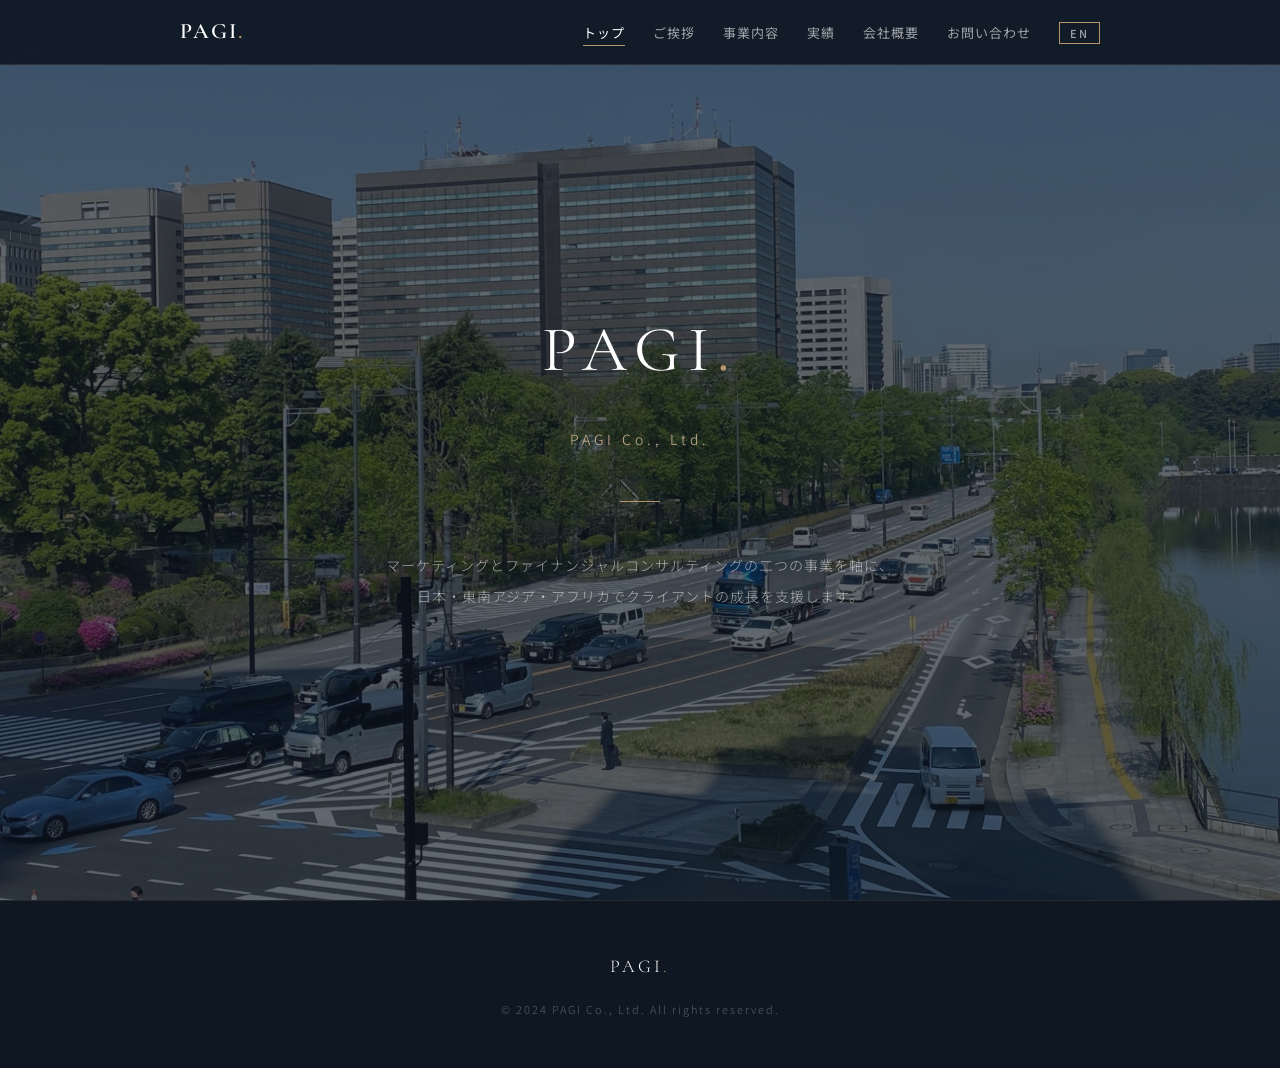
<file: index.html>
<!DOCTYPE html>
<html lang="ja">
<head>
<meta charset="UTF-8">
<meta name="viewport" content="width=device-width, initial-scale=1.0">
<meta name="robots" content="noindex, nofollow">
<title>株式会社パギ｜PAGI Co., Ltd.</title>
<link rel="stylesheet" href="style.css">
</head>
<body>

<nav class="nav-dark">
  <div class="nav-inner">
    <a href="index.html" class="logo">PAGI<span>.</span></a>
    <ul class="nav-links">
      <li><a href="index.html" class="active">トップ</a></li>
      <li><a href="message.html">ご挨拶</a></li>
      <li><a href="services.html">事業内容</a></li>
      <li><a href="track.html">実績</a></li>
      <li><a href="company.html">会社概要</a></li>
      <li><a href="contact.html">お問い合わせ</a></li>
      <li><a href="index-en.html" class="lang-switch">EN</a></li>
    </ul>
  </div>
</nav>

<section class="hero">
  <div class="hero-content">
    <h1>PAGI<span>.</span></h1>
    <p class="hero-tagline">PAGI Co., Ltd.</p>
    <div class="hero-line"></div>
    <p class="hero-desc">
      マーケティングとファイナンシャルコンサルティングの二つの事業を軸に、<br>
      日本・東南アジア・アフリカでクライアントの成長を支援します。
    </p>
  </div>
</section>

<footer>
  <p class="footer-logo">PAGI<span style="color: var(--gold);">.</span></p>
  <p class="footer-copy">&copy; 2024 PAGI Co., Ltd. All rights reserved.</p>
</footer>

</body>
</html>
</file>
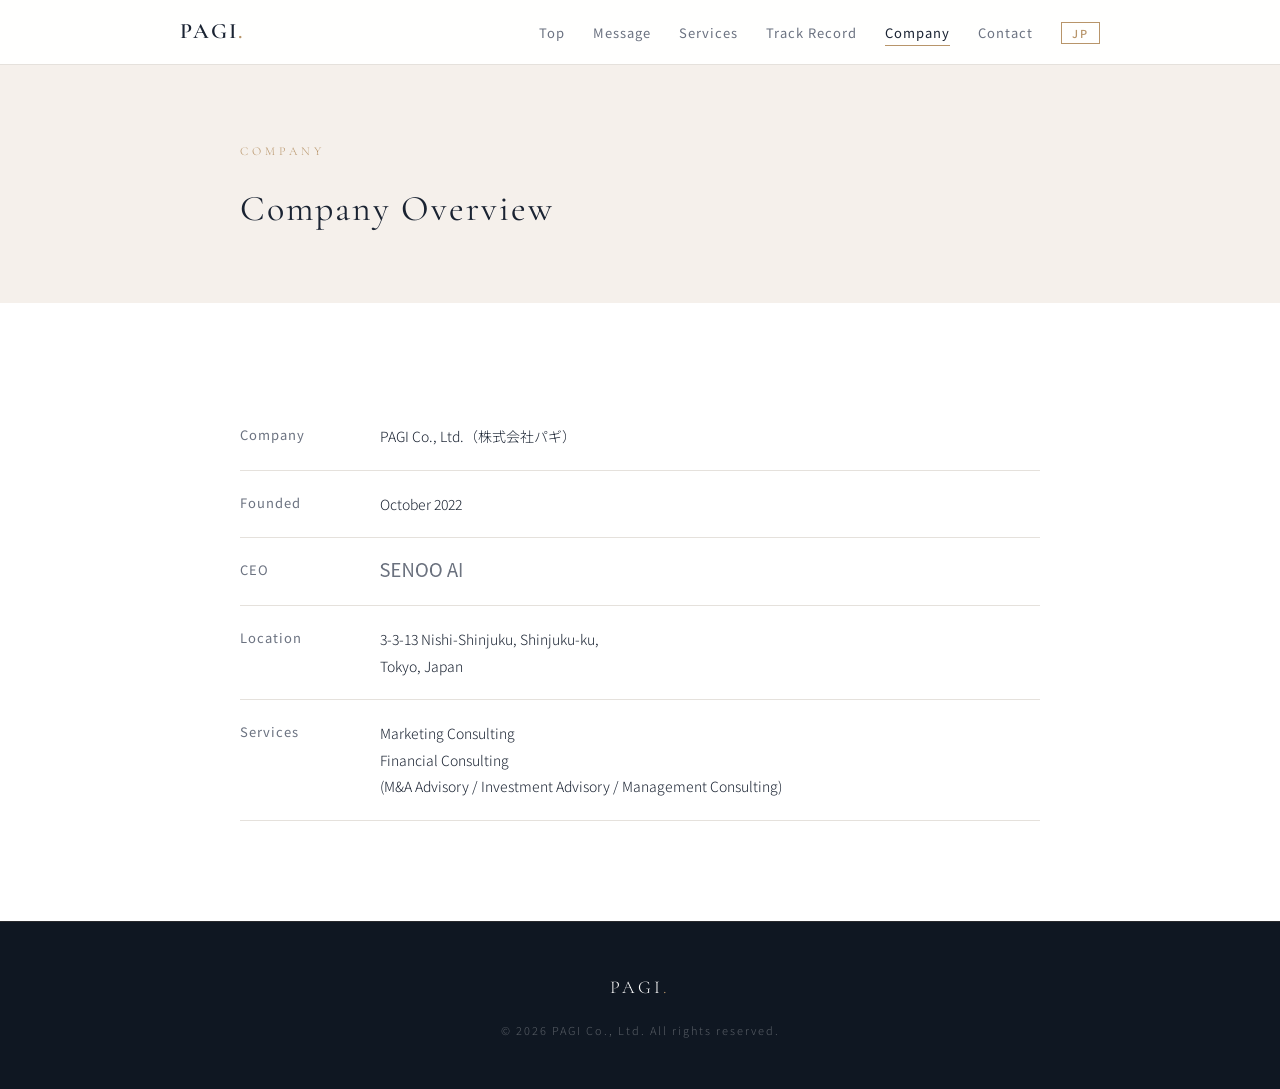
<file: company-en.html>
<!DOCTYPE html>
<html lang="en">
<head>
<meta charset="UTF-8">
<meta name="viewport" content="width=device-width, initial-scale=1.0">
<meta name="robots" content="noindex, nofollow">
<title>Company｜PAGI Co., Ltd.</title>
<link rel="stylesheet" href="style.css">
</head>
<body>

<nav>
  <div class="nav-inner">
    <a href="index-en.html" class="logo">PAGI<span>.</span></a>
    <ul class="nav-links">
      <li><a href="index-en.html">Top</a></li>
      <li><a href="message-en.html">Message</a></li>
      <li><a href="services-en.html">Services</a></li>
      <li><a href="track-en.html">Track Record</a></li>
      <li><a href="company-en.html" class="active">Company</a></li>
      <li><a href="contact-en.html">Contact</a></li>
      <li><a href="company.html" class="lang-switch">JP</a></li>
    </ul>
  </div>
</nav>

<div class="page-header">
  <div class="section-inner">
    <p class="section-label">Company</p>
    <h2 class="section-title" style="margin-bottom: 0;">Company Overview</h2>
  </div>
</div>

<section>
  <div class="section-inner fade-in">
    <table class="company-table">
      <tr>
        <th>Company</th>
        <td>PAGI Co., Ltd.（株式会社パギ）</td>
      </tr>
      <tr>
        <th>Founded</th>
        <td>October 2022</td>
      </tr>
      <tr>
        <th>CEO</th>
        <td>
          <img src="name-en-sm.png" alt="" class="name-image" style="height: 14px; display: inline-block; filter: brightness(0) saturate(100%) invert(45%) sepia(6%) saturate(825%) hue-rotate(182deg) brightness(95%) contrast(89%);">
        </td>
      </tr>
      <tr>
        <th>Location</th>
        <td>3-3-13 Nishi-Shinjuku, Shinjuku-ku,<br>Tokyo, Japan</td>
      </tr>
      <tr>
        <th>Services</th>
        <td>
          Marketing Consulting<br>
          Financial Consulting<br>
          (M&amp;A Advisory / Investment Advisory / Management Consulting)
        </td>
      </tr>
    </table>
  </div>
</section>

<footer>
  <p class="footer-logo">PAGI<span style="color: var(--gold);">.</span></p>
  <p class="footer-copy">&copy; 2026 PAGI Co., Ltd. All rights reserved.</p>
</footer>

<script>
  const observer = new IntersectionObserver((entries) => {
    entries.forEach(entry => { if (entry.isIntersecting) entry.target.classList.add('visible'); });
  }, { threshold: 0.15 });
  document.querySelectorAll('.fade-in').forEach(el => observer.observe(el));
</script>

</body>
</html>
</file>
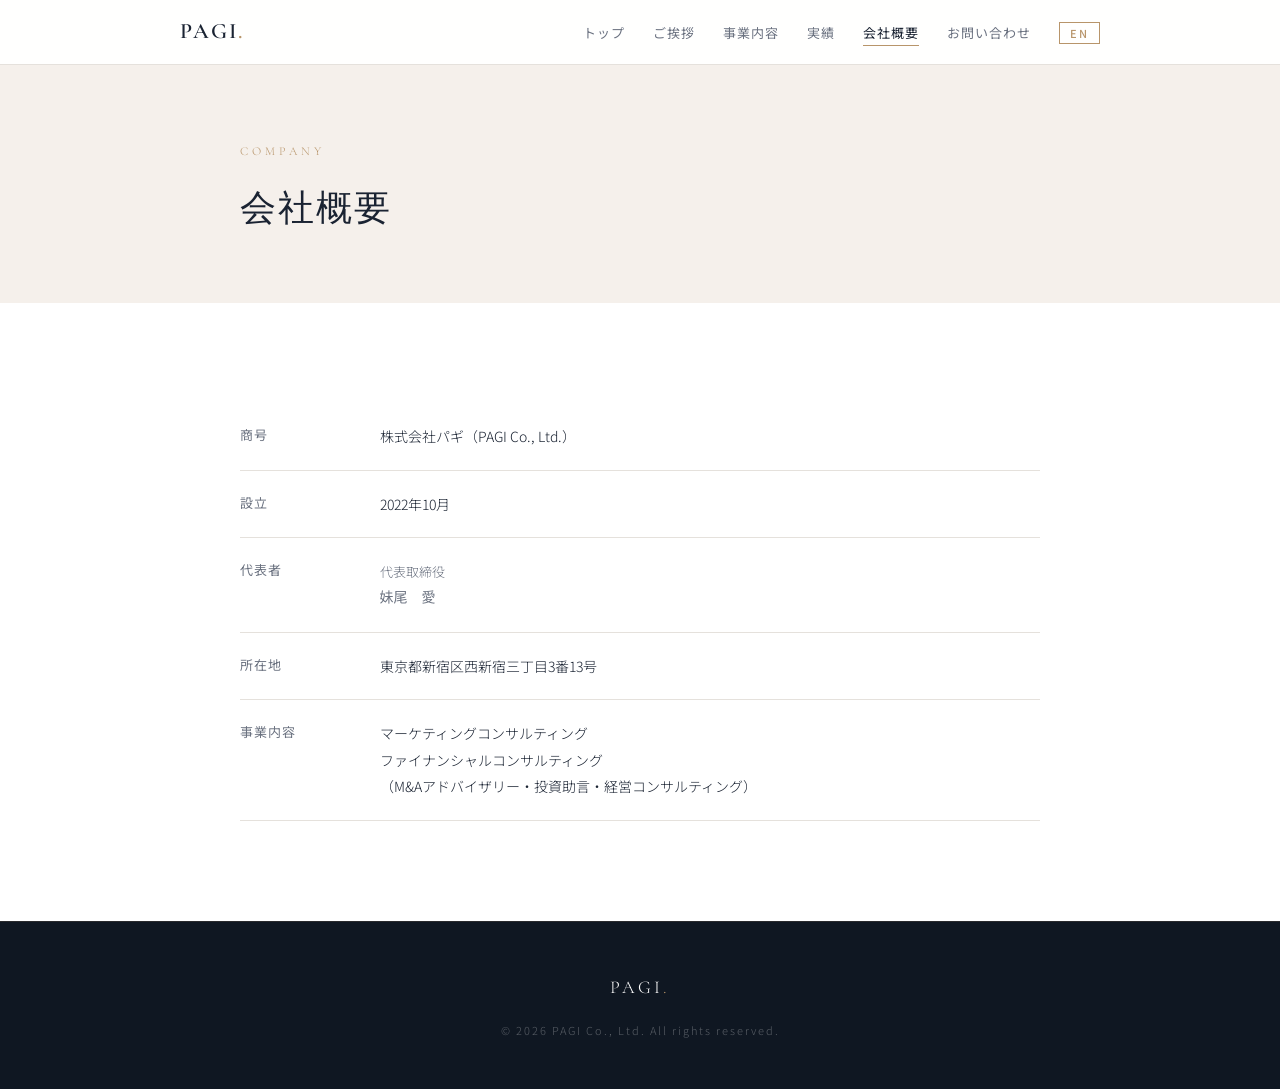
<file: company.html>
<!DOCTYPE html>
<html lang="ja">
<head>
<meta charset="UTF-8">
<meta name="viewport" content="width=device-width, initial-scale=1.0">
<meta name="robots" content="noindex, nofollow">
<title>会社概要｜株式会社パギ</title>
<link rel="stylesheet" href="style.css">
</head>
<body>

<nav>
  <div class="nav-inner">
    <a href="index.html" class="logo">PAGI<span>.</span></a>
    <ul class="nav-links">
      <li><a href="index.html">トップ</a></li>
      <li><a href="message.html">ご挨拶</a></li>
      <li><a href="services.html">事業内容</a></li>
      <li><a href="track.html">実績</a></li>
      <li><a href="company.html" class="active">会社概要</a></li>
      <li><a href="contact.html">お問い合わせ</a></li>
      <li><a href="company-en.html" class="lang-switch">EN</a></li>
    </ul>
  </div>
</nav>

<div class="page-header">
  <div class="section-inner">
    <p class="section-label">Company</p>
    <h2 class="section-title" style="margin-bottom: 0;">会社概要</h2>
  </div>
</div>

<section>
  <div class="section-inner fade-in">
    <table class="company-table">
      <tr>
        <th>商号</th>
        <td>株式会社パギ（PAGI Co., Ltd.）</td>
      </tr>
      <tr>
        <th>設立</th>
        <td>2022年10月</td>
      </tr>
      <tr>
        <th>代表者</th>
        <td>
          <span style="font-size:13px; color:#6b7280;">代表取締役</span><br>
          <img src="name-jp-sm.png" alt="" class="name-image" style="height: 14px; display: inline-block;">
        </td>
      </tr>
      <tr>
        <th>所在地</th>
        <td>東京都新宿区西新宿三丁目3番13号</td>
      </tr>
      <tr>
        <th>事業内容</th>
        <td>
          マーケティングコンサルティング<br>
          ファイナンシャルコンサルティング<br>
          （M&amp;Aアドバイザリー・投資助言・経営コンサルティング）
        </td>
      </tr>
    </table>
  </div>
</section>

<footer>
  <p class="footer-logo">PAGI<span style="color: var(--gold);">.</span></p>
  <p class="footer-copy">&copy; 2026 PAGI Co., Ltd. All rights reserved.</p>
</footer>

<script>
  const observer = new IntersectionObserver((entries) => {
    entries.forEach(entry => { if (entry.isIntersecting) entry.target.classList.add('visible'); });
  }, { threshold: 0.15 });
  document.querySelectorAll('.fade-in').forEach(el => observer.observe(el));
</script>

</body>
</html>
</file>
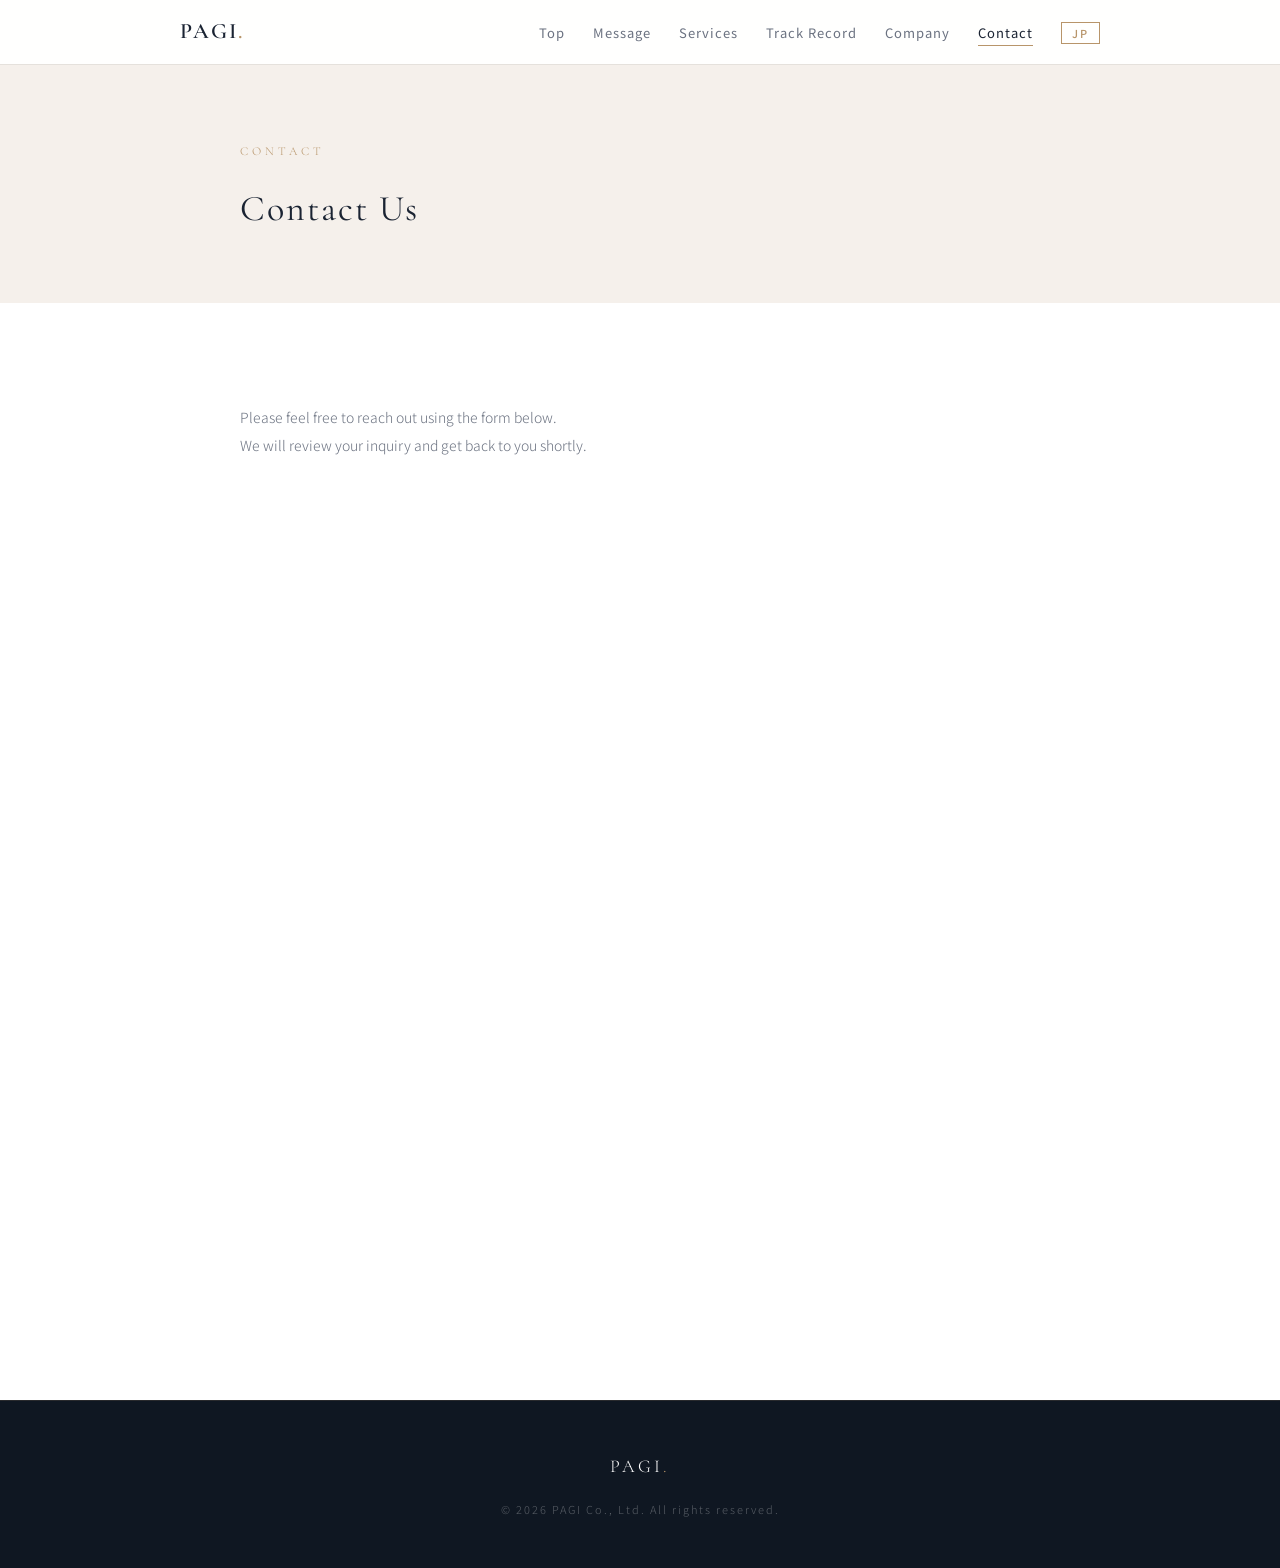
<file: contact-en.html>
<!DOCTYPE html>
<html lang="en">
<head>
<meta charset="UTF-8">
<meta name="viewport" content="width=device-width, initial-scale=1.0">
<meta name="robots" content="noindex, nofollow">
<title>Contact｜PAGI Co., Ltd.</title>
<link rel="stylesheet" href="style.css">
</head>
<body>

<nav>
  <div class="nav-inner">
    <a href="index-en.html" class="logo">PAGI<span>.</span></a>
    <ul class="nav-links">
      <li><a href="index-en.html">Top</a></li>
      <li><a href="message-en.html">Message</a></li>
      <li><a href="services-en.html">Services</a></li>
      <li><a href="track-en.html">Track Record</a></li>
      <li><a href="company-en.html">Company</a></li>
      <li><a href="contact-en.html" class="active">Contact</a></li>
      <li><a href="contact.html" class="lang-switch">JP</a></li>
    </ul>
  </div>
</nav>

<div class="page-header">
  <div class="section-inner">
    <p class="section-label">Contact</p>
    <h2 class="section-title" style="margin-bottom: 0;">Contact Us</h2>
  </div>
</div>

<section>
  <div class="section-inner fade-in">
    <p style="color: #6b7280; font-size: 14px; margin-bottom: 32px; line-height: 2;">
      Please feel free to reach out using the form below.<br>
      We will review your inquiry and get back to you shortly.
    </p>
    <iframe
      src="https://docs.google.com/forms/d/e/1FAIpQLSdGvZlGh86PtypISXfMTXlxbX6nZwMUJRC16Iig1Fhr4rhUMg/viewform?embedded=true"
      width="100%"
      height="800"
      frameborder="0"
      marginheight="0"
      marginwidth="0"
      style="border: none; max-width: 100%;">
      Loading…
    </iframe>
  </div>
</section>

<footer>
  <p class="footer-logo">PAGI<span style="color: var(--gold);">.</span></p>
  <p class="footer-copy">&copy; 2026 PAGI Co., Ltd. All rights reserved.</p>
</footer>

<script>
  const observer = new IntersectionObserver((entries) => {
    entries.forEach(entry => { if (entry.isIntersecting) entry.target.classList.add('visible'); });
  }, { threshold: 0.15 });
  document.querySelectorAll('.fade-in').forEach(el => observer.observe(el));
</script>

</body>
</html>
</file>
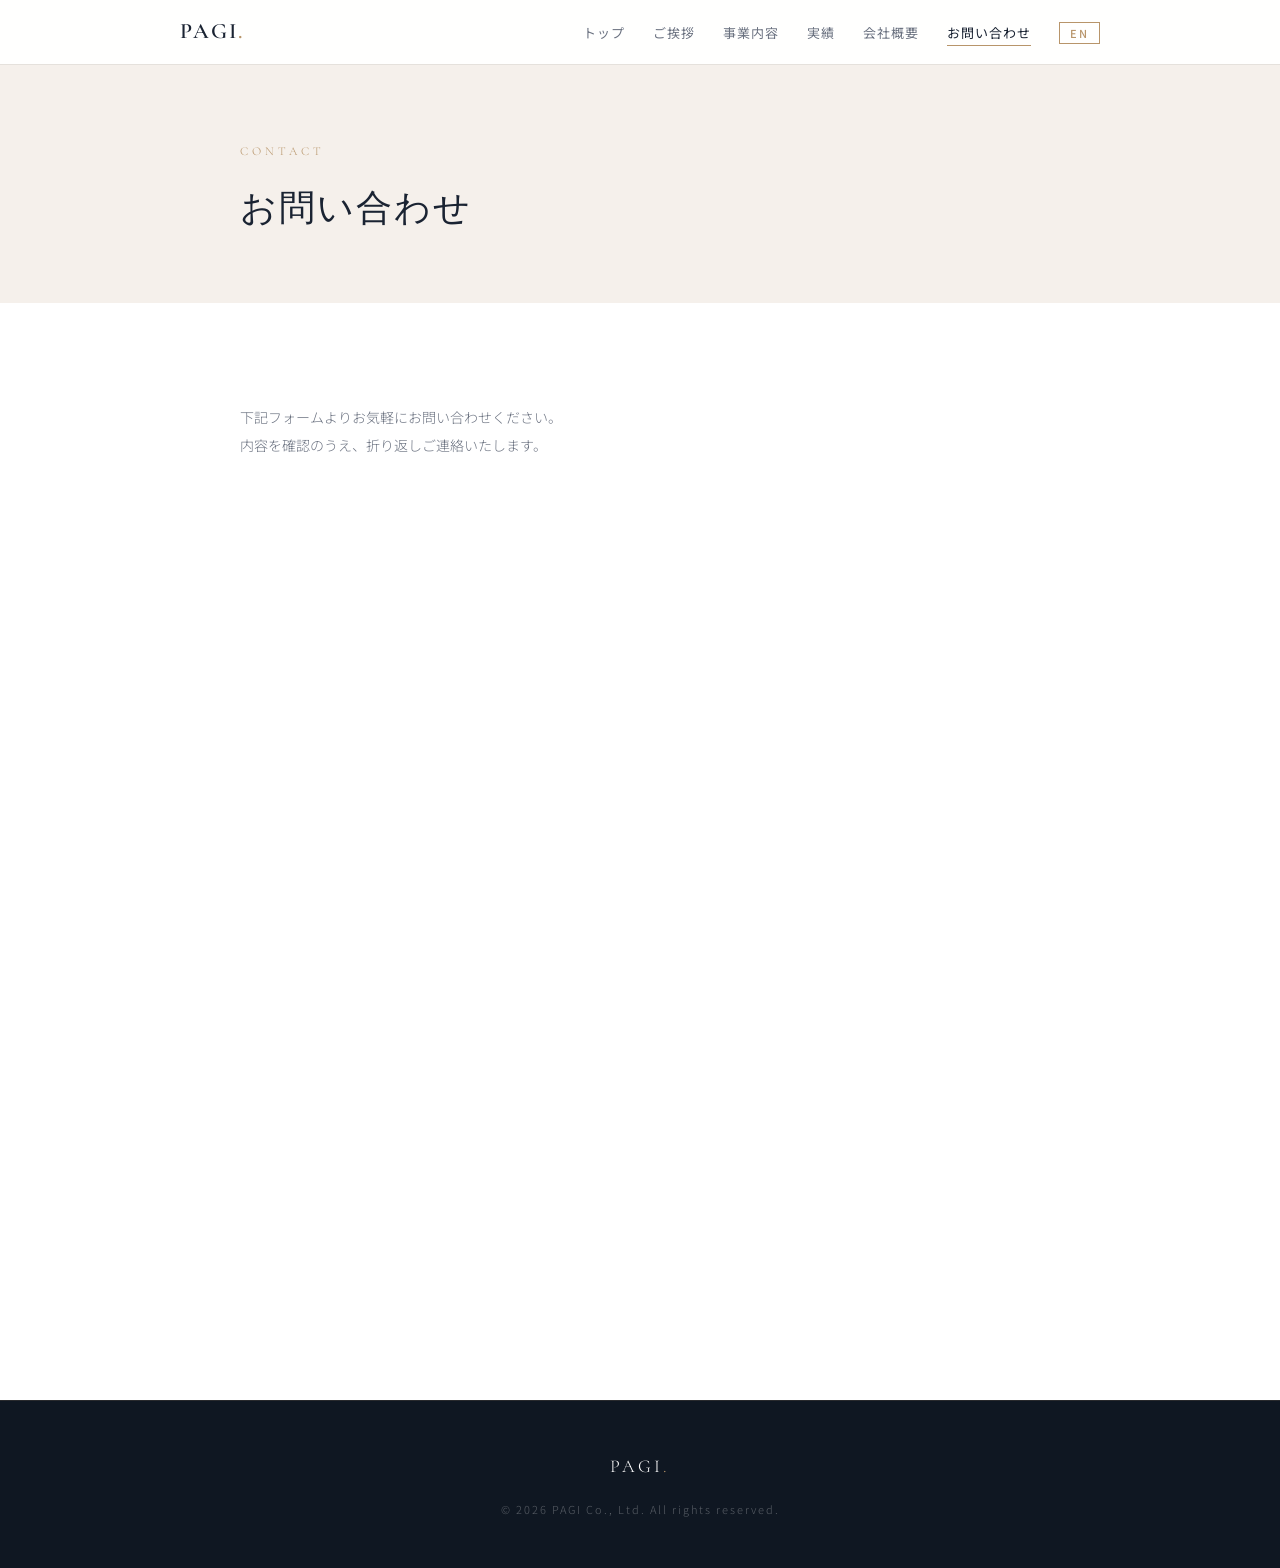
<file: contact.html>
<!DOCTYPE html>
<html lang="ja">
<head>
<meta charset="UTF-8">
<meta name="viewport" content="width=device-width, initial-scale=1.0">
<meta name="robots" content="noindex, nofollow">
<title>お問い合わせ｜株式会社パギ</title>
<link rel="stylesheet" href="style.css">
</head>
<body>

<nav>
  <div class="nav-inner">
    <a href="index.html" class="logo">PAGI<span>.</span></a>
    <ul class="nav-links">
      <li><a href="index.html">トップ</a></li>
      <li><a href="message.html">ご挨拶</a></li>
      <li><a href="services.html">事業内容</a></li>
      <li><a href="track.html">実績</a></li>
      <li><a href="company.html">会社概要</a></li>
      <li><a href="contact.html" class="active">お問い合わせ</a></li>
      <li><a href="contact-en.html" class="lang-switch">EN</a></li>
    </ul>
  </div>
</nav>

<div class="page-header">
  <div class="section-inner">
    <p class="section-label">Contact</p>
    <h2 class="section-title" style="margin-bottom: 0;">お問い合わせ</h2>
  </div>
</div>

<section>
  <div class="section-inner fade-in">
    <p style="color: #6b7280; font-size: 14px; margin-bottom: 32px; line-height: 2;">
      下記フォームよりお気軽にお問い合わせください。<br>
      内容を確認のうえ、折り返しご連絡いたします。
    </p>
    <iframe
      src="https://docs.google.com/forms/d/e/1FAIpQLSdGvZlGh86PtypISXfMTXlxbX6nZwMUJRC16Iig1Fhr4rhUMg/viewform?embedded=true"
      width="100%"
      height="800"
      frameborder="0"
      marginheight="0"
      marginwidth="0"
      style="border: none; max-width: 100%;">
      読み込んでいます…
    </iframe>
  </div>
</section>

<footer>
  <p class="footer-logo">PAGI<span style="color: var(--gold);">.</span></p>
  <p class="footer-copy">&copy; 2026 PAGI Co., Ltd. All rights reserved.</p>
</footer>

<script>
  const observer = new IntersectionObserver((entries) => {
    entries.forEach(entry => { if (entry.isIntersecting) entry.target.classList.add('visible'); });
  }, { threshold: 0.15 });
  document.querySelectorAll('.fade-in').forEach(el => observer.observe(el));
</script>

</body>
</html>
</file>
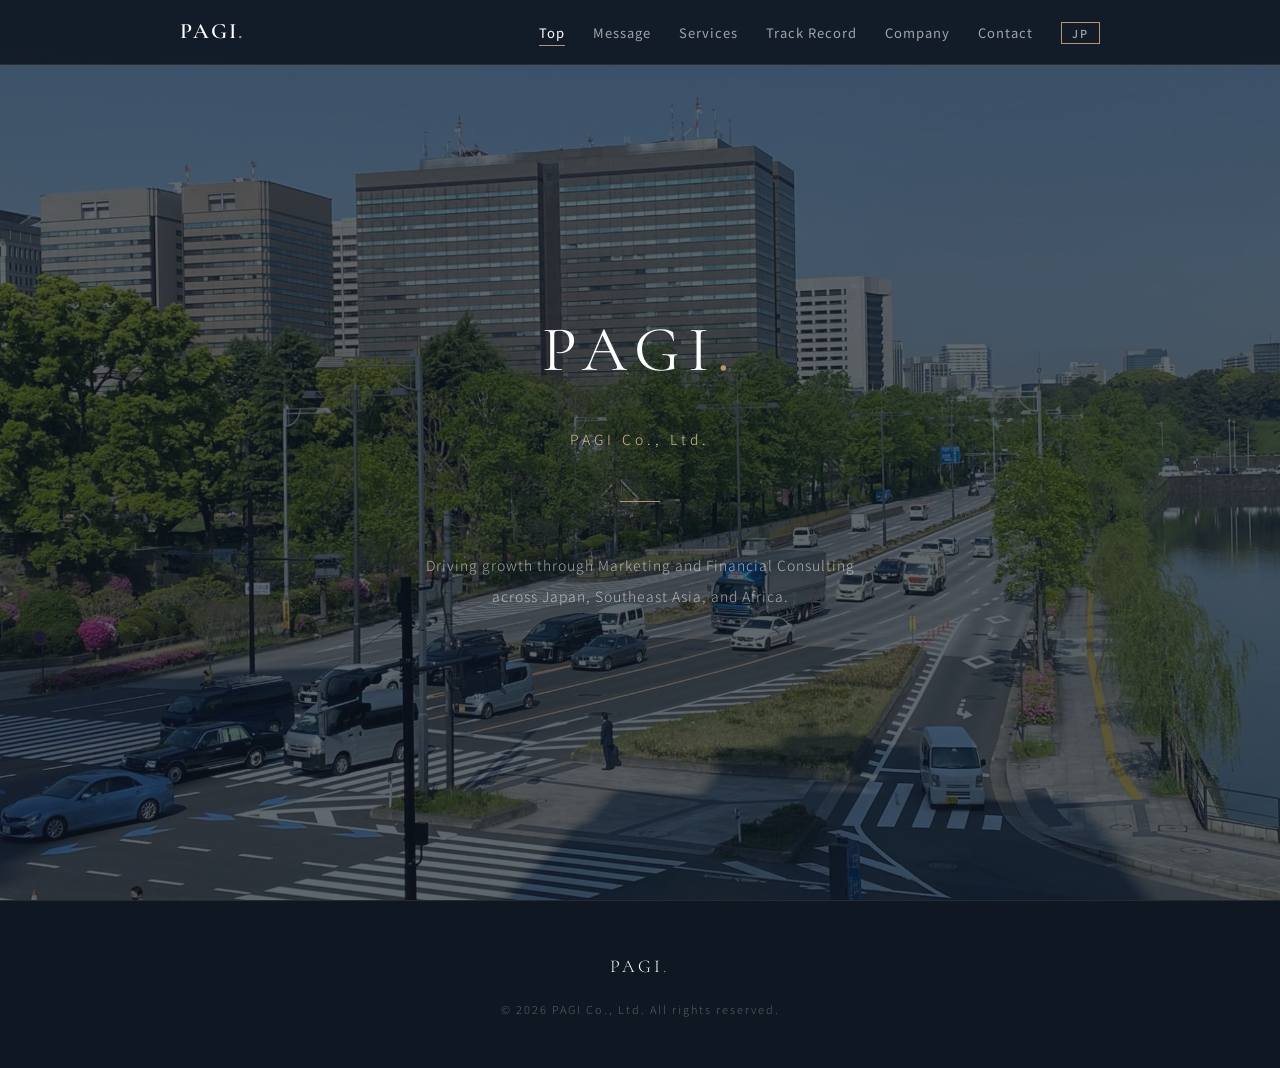
<file: index-en.html>
<!DOCTYPE html>
<html lang="en">
<head>
<meta charset="UTF-8">
<meta name="viewport" content="width=device-width, initial-scale=1.0">
<meta name="robots" content="noindex, nofollow">
<title>PAGI Co., Ltd.</title>
<link rel="stylesheet" href="style.css">
</head>
<body>

<nav class="nav-dark">
  <div class="nav-inner">
    <a href="index-en.html" class="logo">PAGI<span>.</span></a>
    <ul class="nav-links">
      <li><a href="index-en.html" class="active">Top</a></li>
      <li><a href="message-en.html">Message</a></li>
      <li><a href="services-en.html">Services</a></li>
      <li><a href="track-en.html">Track Record</a></li>
      <li><a href="company-en.html">Company</a></li>
      <li><a href="contact-en.html">Contact</a></li>
      <li><a href="index.html" class="lang-switch">JP</a></li>
    </ul>
  </div>
</nav>

<section class="hero">
  <div class="hero-content">
    <h1>PAGI<span>.</span></h1>
    <p class="hero-tagline">PAGI Co., Ltd.</p>
    <div class="hero-line"></div>
    <p class="hero-desc">
      Driving growth through Marketing and Financial Consulting<br>
      across Japan, Southeast Asia, and Africa.
    </p>
  </div>
</section>

<footer>
  <p class="footer-logo">PAGI<span style="color: var(--gold);">.</span></p>
  <p class="footer-copy">&copy; 2026 PAGI Co., Ltd. All rights reserved.</p>
</footer>

</body>
</html>
</file>
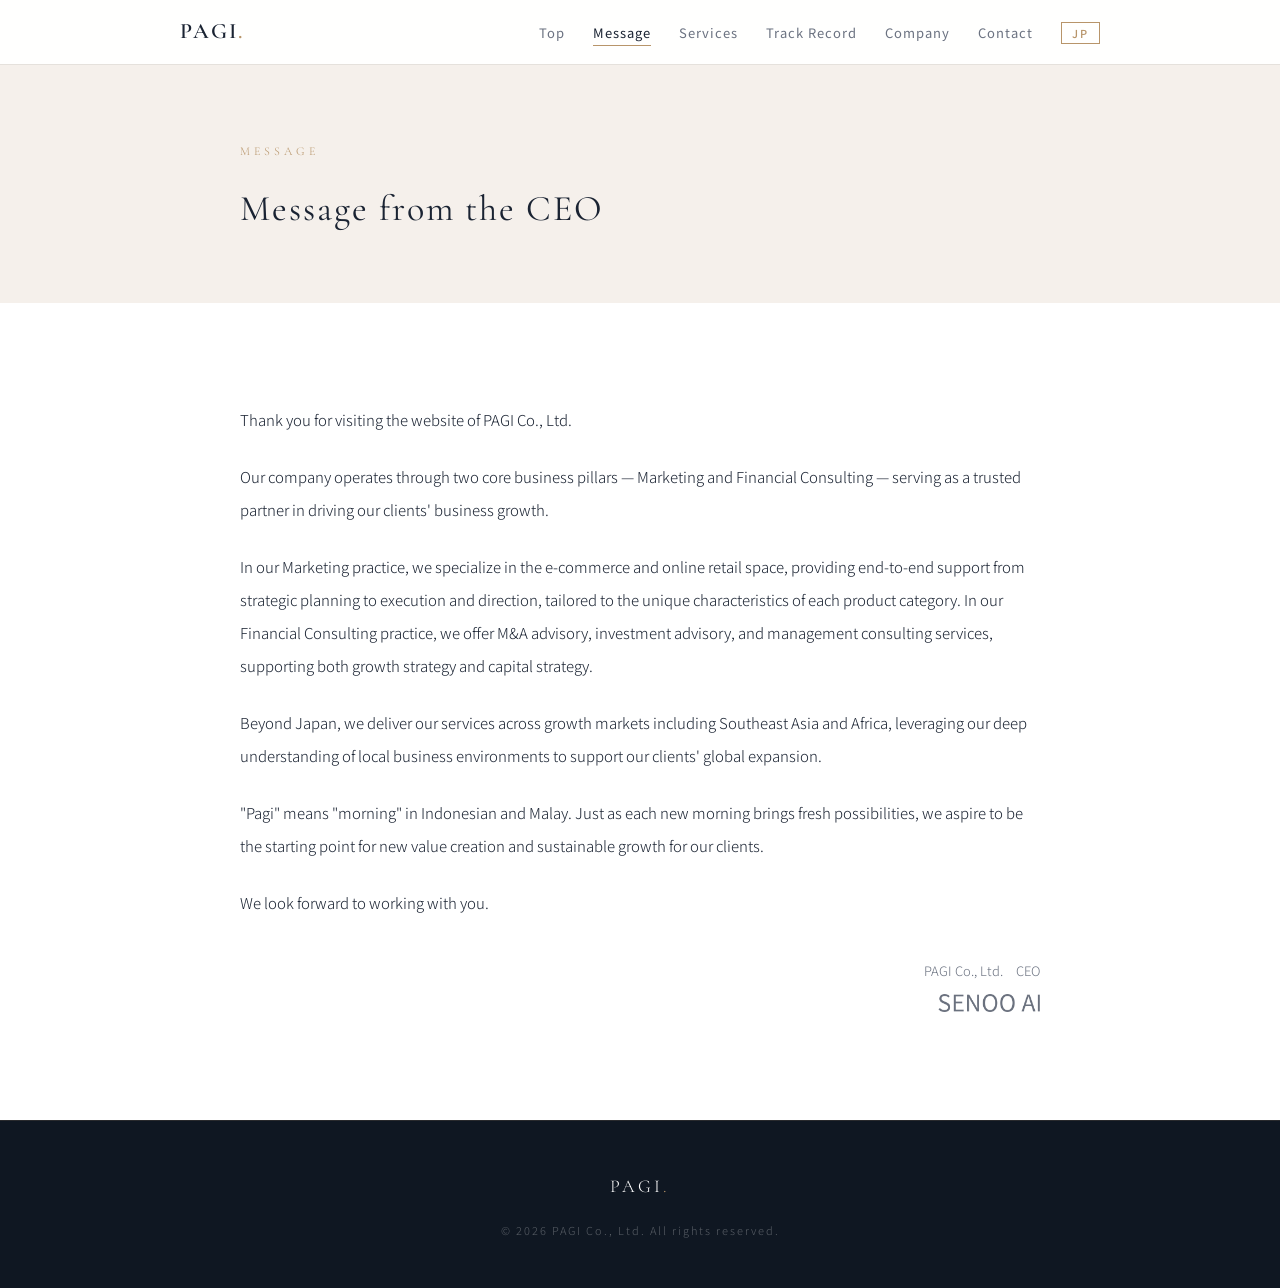
<file: message-en.html>
<!DOCTYPE html>
<html lang="en">
<head>
<meta charset="UTF-8">
<meta name="viewport" content="width=device-width, initial-scale=1.0">
<meta name="robots" content="noindex, nofollow">
<title>Message｜PAGI Co., Ltd.</title>
<link rel="stylesheet" href="style.css">
</head>
<body>

<nav>
  <div class="nav-inner">
    <a href="index-en.html" class="logo">PAGI<span>.</span></a>
    <ul class="nav-links">
      <li><a href="index-en.html">Top</a></li>
      <li><a href="message-en.html" class="active">Message</a></li>
      <li><a href="services-en.html">Services</a></li>
      <li><a href="track-en.html">Track Record</a></li>
      <li><a href="company-en.html">Company</a></li>
      <li><a href="contact-en.html">Contact</a></li>
      <li><a href="message.html" class="lang-switch">JP</a></li>
    </ul>
  </div>
</nav>

<div class="page-header">
  <div class="section-inner">
    <p class="section-label">Message</p>
    <h2 class="section-title" style="margin-bottom: 0;">Message from the CEO</h2>
  </div>
</div>

<section>
  <div class="section-inner fade-in">
    <div class="message-text">
      <p>
        Thank you for visiting the website of PAGI Co., Ltd.
      </p>
      <p>
        Our company operates through two core business pillars — Marketing and Financial Consulting —
        serving as a trusted partner in driving our clients' business growth.
      </p>
      <p>
        In our Marketing practice, we specialize in the e-commerce and online retail space,
        providing end-to-end support from strategic planning to execution and direction,
        tailored to the unique characteristics of each product category.
        In our Financial Consulting practice, we offer M&amp;A advisory, investment advisory,
        and management consulting services, supporting both growth strategy and capital strategy.
      </p>
      <p>
        Beyond Japan, we deliver our services across growth markets including Southeast Asia and Africa,
        leveraging our deep understanding of local business environments
        to support our clients' global expansion.
      </p>
      <p>
        "Pagi" means "morning" in Indonesian and Malay.
        Just as each new morning brings fresh possibilities,
        we aspire to be the starting point for new value creation
        and sustainable growth for our clients.
      </p>
      <p>
        We look forward to working with you.
      </p>
    </div>
    <div class="message-sign">
      <p class="title">PAGI Co., Ltd.&emsp;CEO</p>
      <img src="name-en.png" alt="" class="name-image" style="height: 18px; display: inline-block; filter: brightness(0) saturate(100%) invert(45%) sepia(6%) saturate(825%) hue-rotate(182deg) brightness(95%) contrast(89%);">
    </div>
  </div>
</section>

<footer>
  <p class="footer-logo">PAGI<span style="color: var(--gold);">.</span></p>
  <p class="footer-copy">&copy; 2026 PAGI Co., Ltd. All rights reserved.</p>
</footer>

<script>
  const observer = new IntersectionObserver((entries) => {
    entries.forEach(entry => { if (entry.isIntersecting) entry.target.classList.add('visible'); });
  }, { threshold: 0.15 });
  document.querySelectorAll('.fade-in').forEach(el => observer.observe(el));
</script>

</body>
</html>
</file>
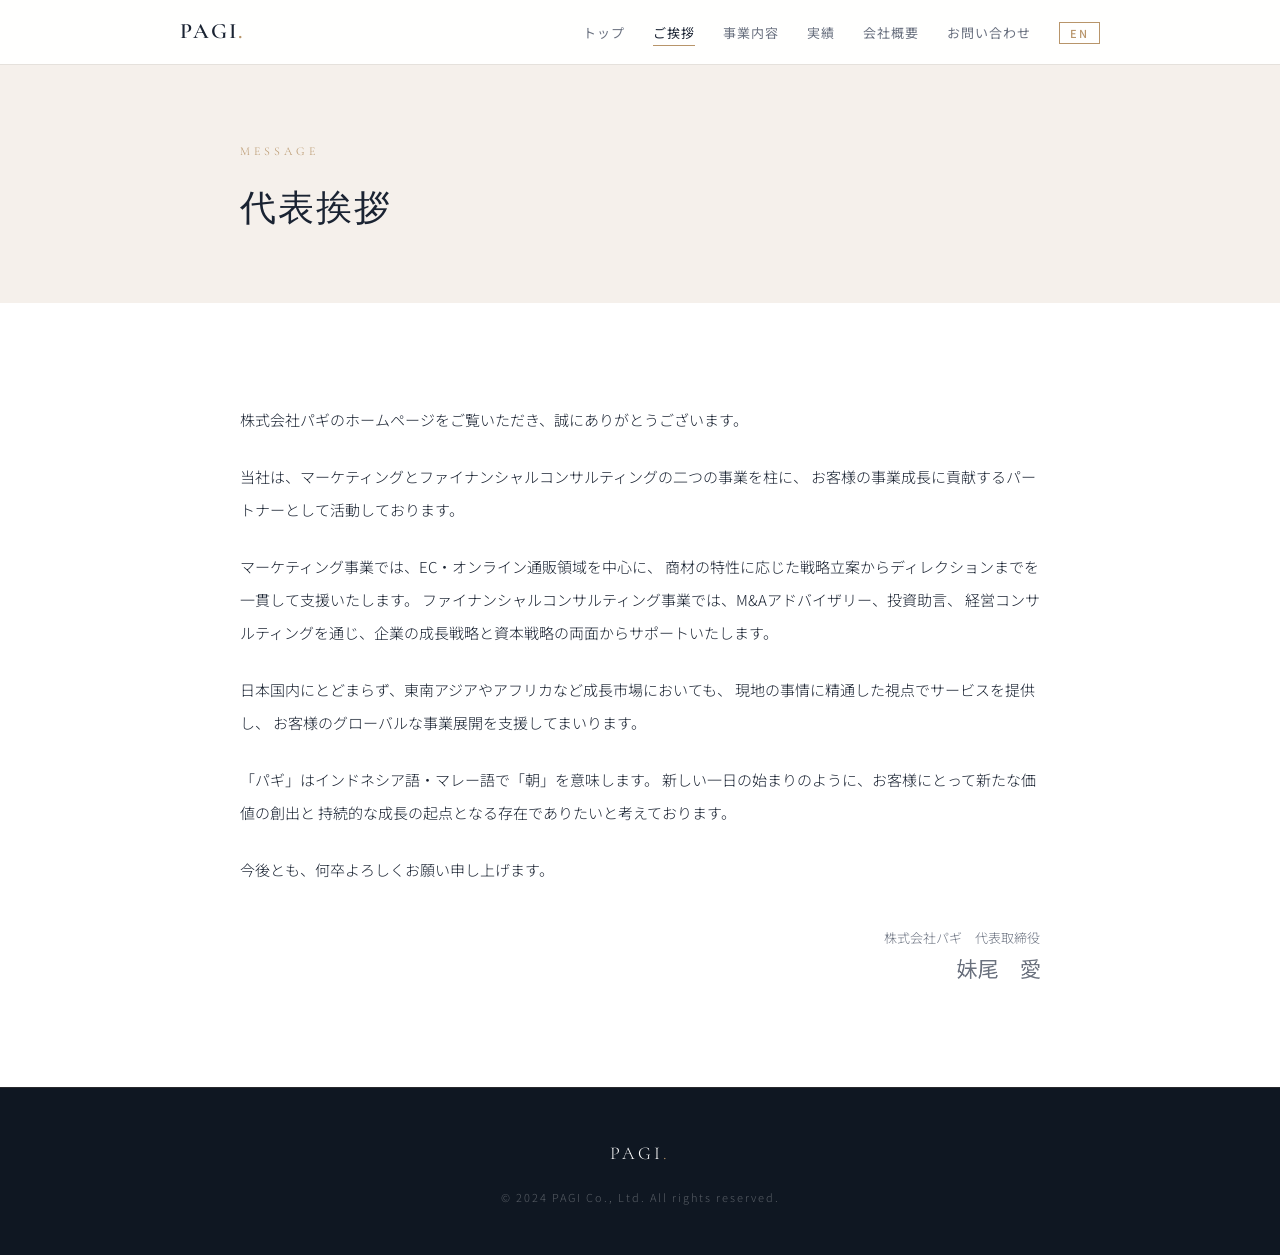
<file: message.html>
<!DOCTYPE html>
<html lang="ja">
<head>
<meta charset="UTF-8">
<meta name="viewport" content="width=device-width, initial-scale=1.0">
<meta name="robots" content="noindex, nofollow">
<title>代表挨拶｜株式会社パギ</title>
<link rel="stylesheet" href="style.css">
</head>
<body>

<nav>
  <div class="nav-inner">
    <a href="index.html" class="logo">PAGI<span>.</span></a>
    <ul class="nav-links">
      <li><a href="index.html">トップ</a></li>
      <li><a href="message.html" class="active">ご挨拶</a></li>
      <li><a href="services.html">事業内容</a></li>
      <li><a href="track.html">実績</a></li>
      <li><a href="company.html">会社概要</a></li>
      <li><a href="contact.html">お問い合わせ</a></li>
      <li><a href="message-en.html" class="lang-switch">EN</a></li>
    </ul>
  </div>
</nav>

<div class="page-header">
  <div class="section-inner">
    <p class="section-label">Message</p>
    <h2 class="section-title" style="margin-bottom: 0;">代表挨拶</h2>
  </div>
</div>

<section>
  <div class="section-inner fade-in">
    <div class="message-text">
      <p>
        株式会社パギのホームページをご覧いただき、誠にありがとうございます。
      </p>
      <p>
        当社は、マーケティングとファイナンシャルコンサルティングの二つの事業を柱に、
        お客様の事業成長に貢献するパートナーとして活動しております。
      </p>
      <p>
        マーケティング事業では、EC・オンライン通販領域を中心に、
        商材の特性に応じた戦略立案からディレクションまでを一貫して支援いたします。
        ファイナンシャルコンサルティング事業では、M&amp;Aアドバイザリー、投資助言、
        経営コンサルティングを通じ、企業の成長戦略と資本戦略の両面からサポートいたします。
      </p>
      <p>
        日本国内にとどまらず、東南アジアやアフリカなど成長市場においても、
        現地の事情に精通した視点でサービスを提供し、
        お客様のグローバルな事業展開を支援してまいります。
      </p>
      <p>
        「パギ」はインドネシア語・マレー語で「朝」を意味します。
        新しい一日の始まりのように、お客様にとって新たな価値の創出と
        持続的な成長の起点となる存在でありたいと考えております。
      </p>
      <p>
        今後とも、何卒よろしくお願い申し上げます。
      </p>
    </div>
    <div class="message-sign">
      <p class="title">株式会社パギ　代表取締役</p>
      <img src="name-jp.png" alt="" class="name-image" style="height: 20px; display: inline-block; filter: brightness(0) saturate(100%) invert(45%) sepia(6%) saturate(825%) hue-rotate(182deg) brightness(95%) contrast(89%);">
    </div>
  </div>
</section>

<footer>
  <p class="footer-logo">PAGI<span style="color: var(--gold);">.</span></p>
  <p class="footer-copy">&copy; 2024 PAGI Co., Ltd. All rights reserved.</p>
</footer>

<script>
  const observer = new IntersectionObserver((entries) => {
    entries.forEach(entry => { if (entry.isIntersecting) entry.target.classList.add('visible'); });
  }, { threshold: 0.15 });
  document.querySelectorAll('.fade-in').forEach(el => observer.observe(el));
</script>

</body>
</html>
</file>
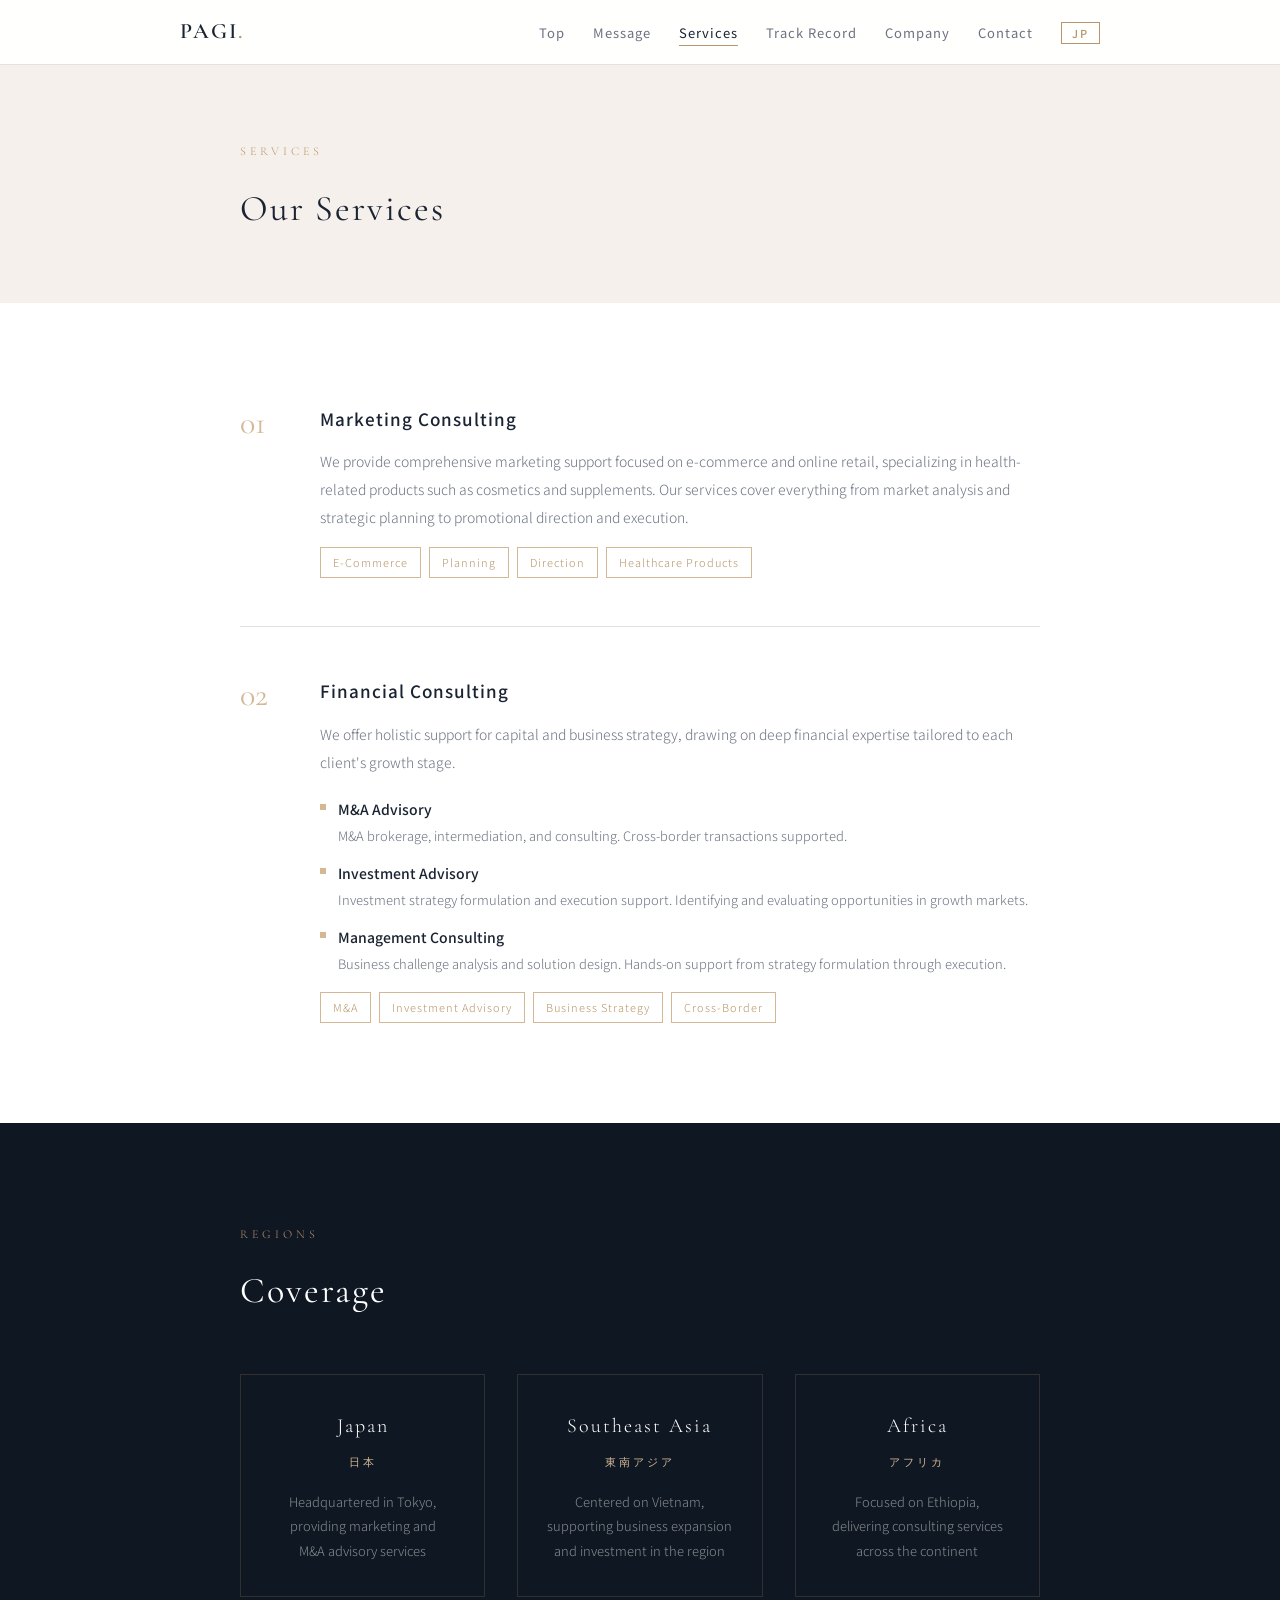
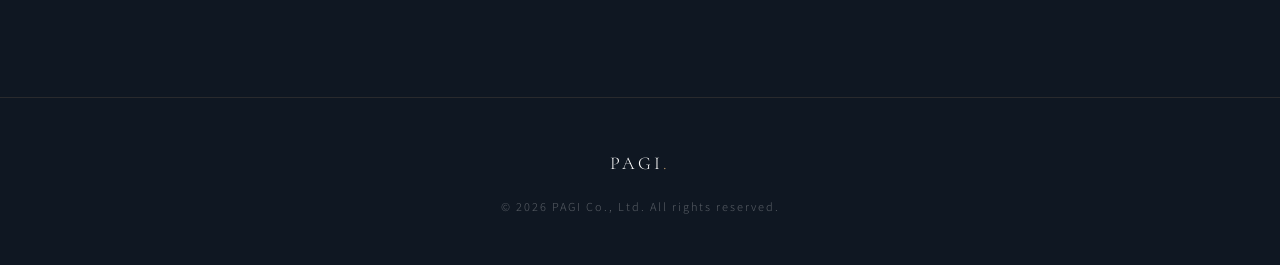
<file: services-en.html>
<!DOCTYPE html>
<html lang="en">
<head>
<meta charset="UTF-8">
<meta name="viewport" content="width=device-width, initial-scale=1.0">
<meta name="robots" content="noindex, nofollow">
<title>Services｜PAGI Co., Ltd.</title>
<link rel="stylesheet" href="style.css">
</head>
<body>

<nav>
  <div class="nav-inner">
    <a href="index-en.html" class="logo">PAGI<span>.</span></a>
    <ul class="nav-links">
      <li><a href="index-en.html">Top</a></li>
      <li><a href="message-en.html">Message</a></li>
      <li><a href="services-en.html" class="active">Services</a></li>
      <li><a href="track-en.html">Track Record</a></li>
      <li><a href="company-en.html">Company</a></li>
      <li><a href="contact-en.html">Contact</a></li>
      <li><a href="services.html" class="lang-switch">JP</a></li>
    </ul>
  </div>
</nav>

<div class="page-header">
  <div class="section-inner">
    <p class="section-label">Services</p>
    <h2 class="section-title" style="margin-bottom: 0;">Our Services</h2>
  </div>
</div>

<section>
  <div class="section-inner fade-in">
    <div class="service-list">

      <div class="service-item">
        <div class="service-number">01</div>
        <div class="service-content">
          <h3>Marketing Consulting</h3>
          <p>
            We provide comprehensive marketing support focused on e-commerce and online retail,
            specializing in health-related products such as cosmetics and supplements.
            Our services cover everything from market analysis and strategic planning
            to promotional direction and execution.
          </p>
          <div class="service-tags">
            <span class="service-tag">E-Commerce</span>
            <span class="service-tag">Planning</span>
            <span class="service-tag">Direction</span>
            <span class="service-tag">Healthcare Products</span>
          </div>
        </div>
      </div>

      <div class="service-item">
        <div class="service-number">02</div>
        <div class="service-content">
          <h3>Financial Consulting</h3>
          <p>
            We offer holistic support for capital and business strategy,
            drawing on deep financial expertise tailored to each client's growth stage.
          </p>
          <div class="service-sub">
            <div class="service-sub-item">
              <div class="dot"></div>
              <div>
                <div class="sub-title">M&amp;A Advisory</div>
                <div class="sub-desc">M&amp;A brokerage, intermediation, and consulting. Cross-border transactions supported.</div>
              </div>
            </div>
            <div class="service-sub-item">
              <div class="dot"></div>
              <div>
                <div class="sub-title">Investment Advisory</div>
                <div class="sub-desc">Investment strategy formulation and execution support. Identifying and evaluating opportunities in growth markets.</div>
              </div>
            </div>
            <div class="service-sub-item">
              <div class="dot"></div>
              <div>
                <div class="sub-title">Management Consulting</div>
                <div class="sub-desc">Business challenge analysis and solution design. Hands-on support from strategy formulation through execution.</div>
              </div>
            </div>
          </div>
          <div class="service-tags">
            <span class="service-tag">M&amp;A</span>
            <span class="service-tag">Investment Advisory</span>
            <span class="service-tag">Business Strategy</span>
            <span class="service-tag">Cross-Border</span>
          </div>
        </div>
      </div>

    </div>
  </div>
</section>

<!-- Regions -->
<div class="regions-section">
  <div class="section-inner fade-in">
    <p class="section-label">Regions</p>
    <h2 class="section-title">Coverage</h2>
    <div class="region-grid">
      <div class="region-card">
        <p class="region-name">Japan</p>
        <p class="region-name-en">日本</p>
        <p class="region-desc">Headquartered in Tokyo,<br>providing marketing and<br>M&amp;A advisory services</p>
      </div>
      <div class="region-card">
        <p class="region-name">Southeast Asia</p>
        <p class="region-name-en">東南アジア</p>
        <p class="region-desc">Centered on Vietnam,<br>supporting business expansion<br>and investment in the region</p>
      </div>
      <div class="region-card">
        <p class="region-name">Africa</p>
        <p class="region-name-en">アフリカ</p>
        <p class="region-desc">Focused on Ethiopia,<br>delivering consulting services<br>across the continent</p>
      </div>
    </div>
  </div>
</div>

<footer>
  <p class="footer-logo">PAGI<span style="color: var(--gold);">.</span></p>
  <p class="footer-copy">&copy; 2026 PAGI Co., Ltd. All rights reserved.</p>
</footer>

<script>
  const observer = new IntersectionObserver((entries) => {
    entries.forEach(entry => { if (entry.isIntersecting) entry.target.classList.add('visible'); });
  }, { threshold: 0.15 });
  document.querySelectorAll('.fade-in').forEach(el => observer.observe(el));
</script>

</body>
</html>
</file>
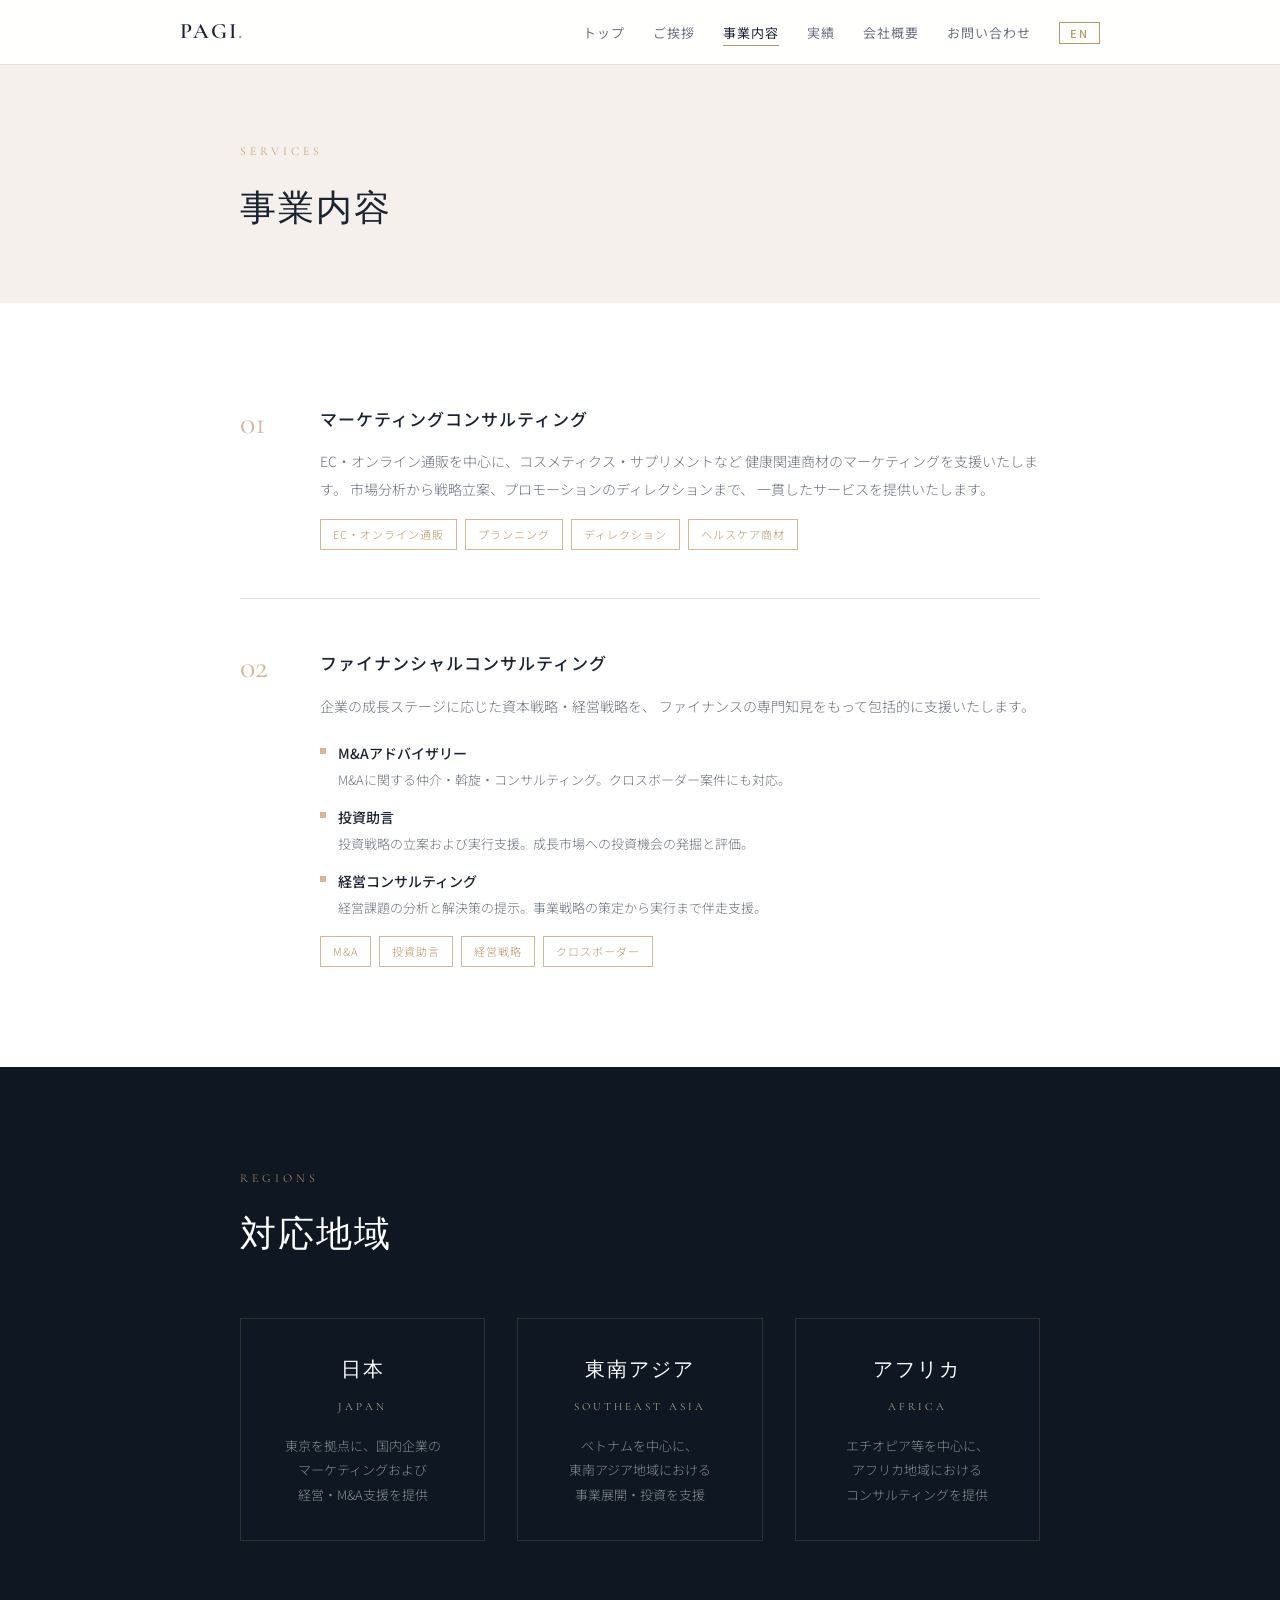
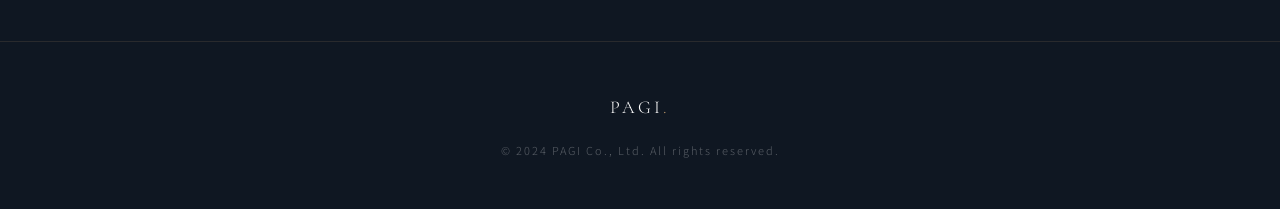
<file: services.html>
<!DOCTYPE html>
<html lang="ja">
<head>
<meta charset="UTF-8">
<meta name="viewport" content="width=device-width, initial-scale=1.0">
<meta name="robots" content="noindex, nofollow">
<title>事業内容｜株式会社パギ</title>
<link rel="stylesheet" href="style.css">
</head>
<body>

<nav>
  <div class="nav-inner">
    <a href="index.html" class="logo">PAGI<span>.</span></a>
    <ul class="nav-links">
      <li><a href="index.html">トップ</a></li>
      <li><a href="message.html">ご挨拶</a></li>
      <li><a href="services.html" class="active">事業内容</a></li>
      <li><a href="track.html">実績</a></li>
      <li><a href="company.html">会社概要</a></li>
      <li><a href="contact.html">お問い合わせ</a></li>
      <li><a href="services-en.html" class="lang-switch">EN</a></li>
    </ul>
  </div>
</nav>

<div class="page-header">
  <div class="section-inner">
    <p class="section-label">Services</p>
    <h2 class="section-title" style="margin-bottom: 0;">事業内容</h2>
  </div>
</div>

<section>
  <div class="section-inner fade-in">
    <div class="service-list">

      <div class="service-item">
        <div class="service-number">01</div>
        <div class="service-content">
          <h3>マーケティングコンサルティング</h3>
          <p>
            EC・オンライン通販を中心に、コスメティクス・サプリメントなど
            健康関連商材のマーケティングを支援いたします。
            市場分析から戦略立案、プロモーションのディレクションまで、
            一貫したサービスを提供いたします。
          </p>
          <div class="service-tags">
            <span class="service-tag">EC・オンライン通販</span>
            <span class="service-tag">プランニング</span>
            <span class="service-tag">ディレクション</span>
            <span class="service-tag">ヘルスケア商材</span>
          </div>
        </div>
      </div>

      <div class="service-item">
        <div class="service-number">02</div>
        <div class="service-content">
          <h3>ファイナンシャルコンサルティング</h3>
          <p>
            企業の成長ステージに応じた資本戦略・経営戦略を、
            ファイナンスの専門知見をもって包括的に支援いたします。
          </p>
          <div class="service-sub">
            <div class="service-sub-item">
              <div class="dot"></div>
              <div>
                <div class="sub-title">M&amp;Aアドバイザリー</div>
                <div class="sub-desc">M&amp;Aに関する仲介・斡旋・コンサルティング。クロスボーダー案件にも対応。</div>
              </div>
            </div>
            <div class="service-sub-item">
              <div class="dot"></div>
              <div>
                <div class="sub-title">投資助言</div>
                <div class="sub-desc">投資戦略の立案および実行支援。成長市場への投資機会の発掘と評価。</div>
              </div>
            </div>
            <div class="service-sub-item">
              <div class="dot"></div>
              <div>
                <div class="sub-title">経営コンサルティング</div>
                <div class="sub-desc">経営課題の分析と解決策の提示。事業戦略の策定から実行まで伴走支援。</div>
              </div>
            </div>
          </div>
          <div class="service-tags">
            <span class="service-tag">M&amp;A</span>
            <span class="service-tag">投資助言</span>
            <span class="service-tag">経営戦略</span>
            <span class="service-tag">クロスボーダー</span>
          </div>
        </div>
      </div>

    </div>
  </div>
</section>

<!-- 対応地域 -->
<div class="regions-section">
  <div class="section-inner fade-in">
    <p class="section-label">Regions</p>
    <h2 class="section-title">対応地域</h2>
    <div class="region-grid">
      <div class="region-card">
        <p class="region-name">日本</p>
        <p class="region-name-en">Japan</p>
        <p class="region-desc">東京を拠点に、国内企業の<br>マーケティングおよび<br>経営・M&amp;A支援を提供</p>
      </div>
      <div class="region-card">
        <p class="region-name">東南アジア</p>
        <p class="region-name-en">Southeast Asia</p>
        <p class="region-desc">ベトナムを中心に、<br>東南アジア地域における<br>事業展開・投資を支援</p>
      </div>
      <div class="region-card">
        <p class="region-name">アフリカ</p>
        <p class="region-name-en">Africa</p>
        <p class="region-desc">エチオピア等を中心に、<br>アフリカ地域における<br>コンサルティングを提供</p>
      </div>
    </div>
  </div>
</div>

<footer>
  <p class="footer-logo">PAGI<span style="color: var(--gold);">.</span></p>
  <p class="footer-copy">&copy; 2024 PAGI Co., Ltd. All rights reserved.</p>
</footer>

<script>
  const observer = new IntersectionObserver((entries) => {
    entries.forEach(entry => { if (entry.isIntersecting) entry.target.classList.add('visible'); });
  }, { threshold: 0.15 });
  document.querySelectorAll('.fade-in').forEach(el => observer.observe(el));
</script>

</body>
</html>
</file>
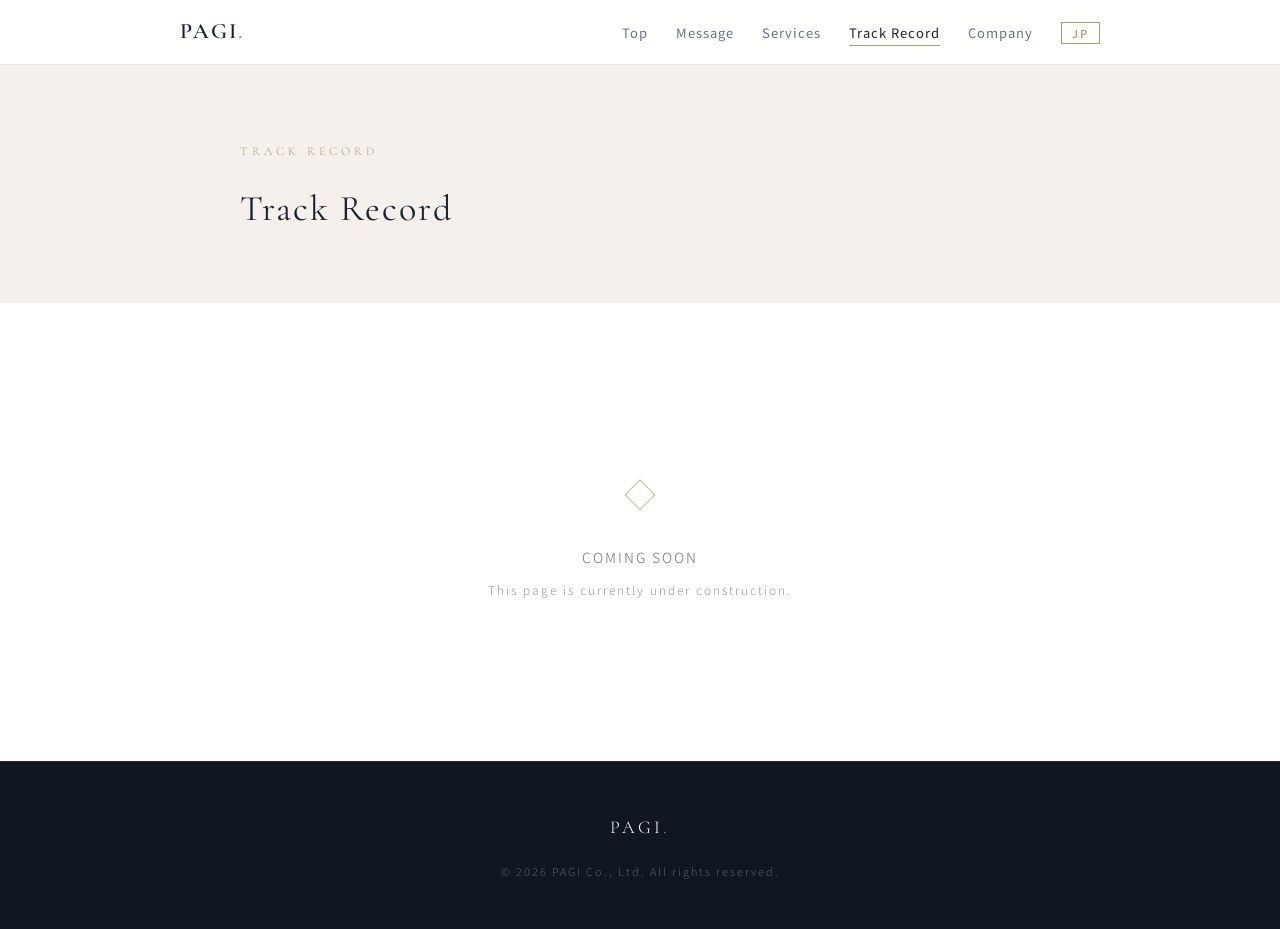
<file: track-en.html>
<!DOCTYPE html>
<html lang="en">
<head>
<meta charset="UTF-8">
<meta name="viewport" content="width=device-width, initial-scale=1.0">
<meta name="robots" content="noindex, nofollow">
<title>Track Record｜PAGI Co., Ltd.</title>
<link rel="stylesheet" href="style.css">
</head>
<body>

<nav>
  <div class="nav-inner">
    <a href="index-en.html" class="logo">PAGI<span>.</span></a>
    <ul class="nav-links">
      <li><a href="index-en.html">Top</a></li>
      <li><a href="message-en.html">Message</a></li>
      <li><a href="services-en.html">Services</a></li>
      <li><a href="track-en.html" class="active">Track Record</a></li>
      <li><a href="company-en.html">Company</a></li>
      <li><a href="track.html" class="lang-switch">JP</a></li>
    </ul>
  </div>
</nav>

<div class="page-header">
  <div class="section-inner">
    <p class="section-label">Track Record</p>
    <h2 class="section-title" style="margin-bottom: 0;">Track Record</h2>
  </div>
</div>

<section>
  <div class="section-inner fade-in">
    <div class="under-construction">
      <div class="icon">◇</div>
      <p>COMING SOON</p>
      <p style="margin-top: 8px; font-size: 12px; color: #999;">This page is currently under construction.</p>
    </div>
  </div>
</section>

<footer>
  <p class="footer-logo">PAGI<span style="color: var(--gold);">.</span></p>
  <p class="footer-copy">&copy; 2026 PAGI Co., Ltd. All rights reserved.</p>
</footer>

<script>
  const observer = new IntersectionObserver((entries) => {
    entries.forEach(entry => { if (entry.isIntersecting) entry.target.classList.add('visible'); });
  }, { threshold: 0.15 });
  document.querySelectorAll('.fade-in').forEach(el => observer.observe(el));
</script>

</body>
</html>
</file>
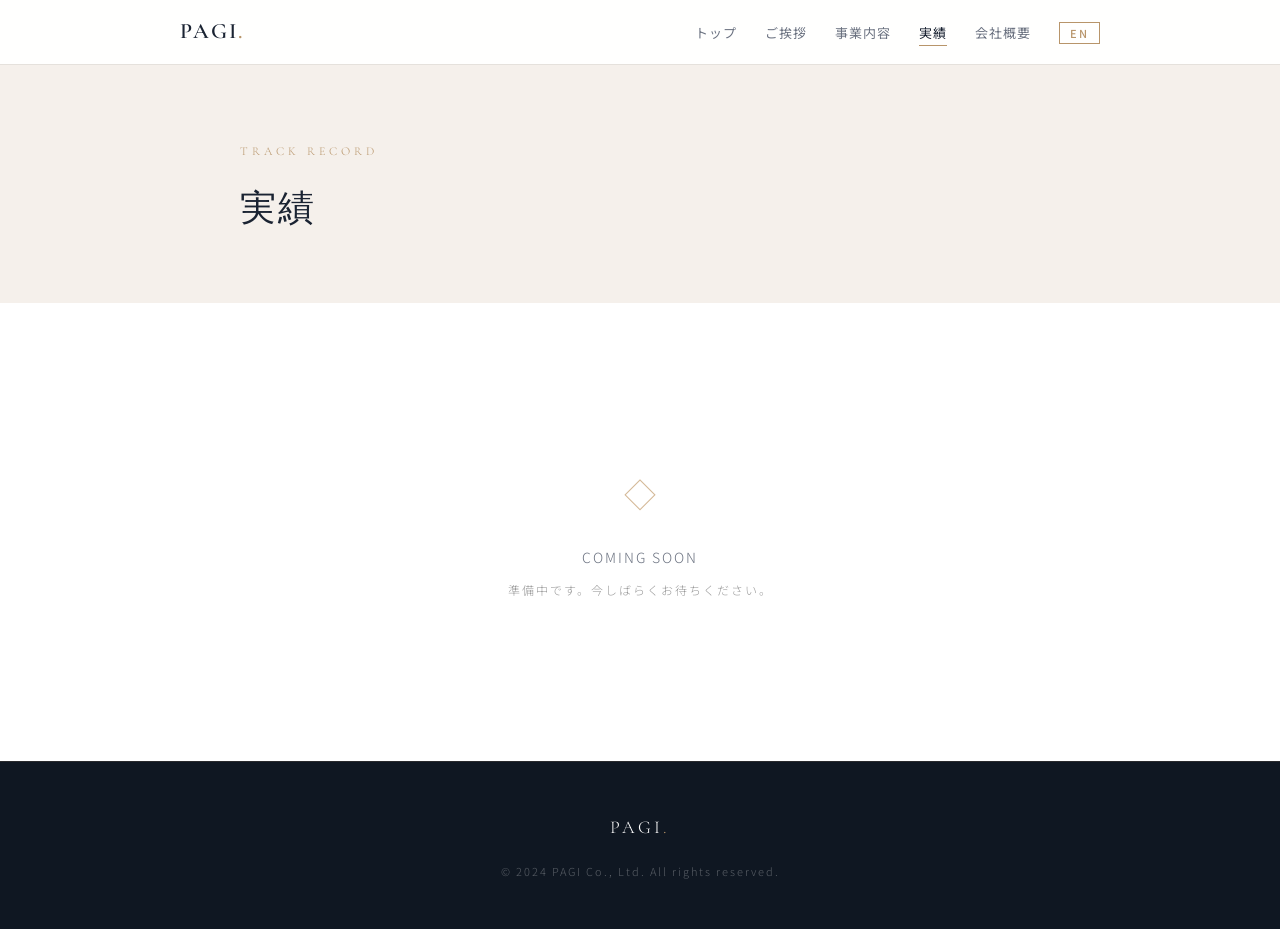
<file: track.html>
<!DOCTYPE html>
<html lang="ja">
<head>
<meta charset="UTF-8">
<meta name="viewport" content="width=device-width, initial-scale=1.0">
<meta name="robots" content="noindex, nofollow">
<title>実績｜株式会社パギ</title>
<link rel="stylesheet" href="style.css">
</head>
<body>

<nav>
  <div class="nav-inner">
    <a href="index.html" class="logo">PAGI<span>.</span></a>
    <ul class="nav-links">
      <li><a href="index.html">トップ</a></li>
      <li><a href="message.html">ご挨拶</a></li>
      <li><a href="services.html">事業内容</a></li>
      <li><a href="track.html" class="active">実績</a></li>
      <li><a href="company.html">会社概要</a></li>
      <li><a href="track-en.html" class="lang-switch">EN</a></li>
    </ul>
  </div>
</nav>

<div class="page-header">
  <div class="section-inner">
    <p class="section-label">Track Record</p>
    <h2 class="section-title" style="margin-bottom: 0;">実績</h2>
  </div>
</div>

<section>
  <div class="section-inner fade-in">
    <div class="under-construction">
      <div class="icon">◇</div>
      <p>COMING SOON</p>
      <p style="margin-top: 8px; font-size: 12px; color: #999;">準備中です。今しばらくお待ちください。</p>
    </div>
  </div>
</section>

<footer>
  <p class="footer-logo">PAGI<span style="color: var(--gold);">.</span></p>
  <p class="footer-copy">&copy; 2024 PAGI Co., Ltd. All rights reserved.</p>
</footer>

<script>
  const observer = new IntersectionObserver((entries) => {
    entries.forEach(entry => { if (entry.isIntersecting) entry.target.classList.add('visible'); });
  }, { threshold: 0.15 });
  document.querySelectorAll('.fade-in').forEach(el => observer.observe(el));
</script>

</body>
</html>
</file>
<file: style.css>
@import url('https://fonts.googleapis.com/css2?family=Noto+Sans+JP:wght@300;400;500;600&family=Cormorant+Garamond:wght@400;500;600&display=swap');

:root {
  --navy: #1a2332;
  --dark: #0f1722;
  --gold: #b8956a;
  --gold-light: #d4b896;
  --cream: #f5f0eb;
  --white: #ffffff;
  --gray: #6b7280;
  --gray-light: #e5e1dc;
  --font-display: 'Cormorant Garamond', serif;
  --font-body: 'Noto Sans JP', sans-serif;
}

* { margin: 0; padding: 0; box-sizing: border-box; }
html { scroll-behavior: smooth; }

body {
  font-family: var(--font-body);
  font-weight: 300;
  color: var(--navy);
  background: var(--white);
  line-height: 1.9;
  font-size: 15px;
  -webkit-font-smoothing: antialiased;
}

/* ── Navigation ── */
nav {
  position: fixed;
  top: 0;
  width: 100%;
  z-index: 100;
  background: rgba(255,255,255,0.95);
  backdrop-filter: blur(10px);
  border-bottom: 1px solid var(--gray-light);
}

nav.nav-dark {
  background: rgba(15,23,34,0.9);
  border-bottom: 1px solid rgba(184,149,106,0.15);
}

.nav-inner {
  max-width: 1000px;
  margin: 0 auto;
  padding: 0 40px;
  display: flex;
  justify-content: space-between;
  align-items: center;
  height: 64px;
}

.logo {
  font-family: var(--font-display);
  font-size: 22px;
  font-weight: 600;
  color: var(--navy);
  letter-spacing: 2px;
  text-decoration: none;
}

nav.nav-dark .logo { color: var(--white); }

.logo span { color: var(--gold); }

.nav-links {
  display: flex;
  gap: 28px;
  list-style: none;
}

.nav-links a {
  text-decoration: none;
  color: var(--gray);
  font-size: 13px;
  font-weight: 400;
  letter-spacing: 1px;
  transition: color 0.3s;
  position: relative;
}

nav.nav-dark .nav-links a { color: rgba(255,255,255,0.6); }
nav.nav-dark .nav-links a:hover { color: var(--white); }

.nav-links a::after {
  content: '';
  position: absolute;
  bottom: -4px;
  left: 0;
  width: 0;
  height: 1px;
  background: var(--gold);
  transition: width 0.3s;
}

.nav-links a:hover { color: var(--navy); }
.nav-links a:hover::after { width: 100%; }

.nav-links a.active {
  color: var(--navy);
}

nav.nav-dark .nav-links a.active { color: var(--white); }

.nav-links a.active::after {
  width: 100%;
}

.nav-links a.lang-switch {
  color: var(--gold);
  font-weight: 500;
  border: 1px solid var(--gold);
  padding: 2px 10px;
  font-size: 11px;
  letter-spacing: 2px;
}

.nav-links a.lang-switch::after { display: none; }

.nav-links a.lang-switch:hover {
  background: var(--gold);
  color: var(--white);
}

/* ── Page Header (for sub pages) ── */
.page-header {
  padding-top: 140px;
  padding-bottom: 60px;
  padding-left: 40px;
  padding-right: 40px;
  background: var(--cream);
}

.page-header .section-inner {
  max-width: 800px;
  margin: 0 auto;
}

/* ── Sections ── */
section { padding: 100px 40px; }

.section-inner {
  max-width: 800px;
  margin: 0 auto;
}

.section-label {
  font-family: var(--font-display);
  font-size: 12px;
  color: var(--gold);
  letter-spacing: 4px;
  text-transform: uppercase;
  margin-bottom: 12px;
}

.section-title {
  font-family: var(--font-display);
  font-size: clamp(26px, 4vw, 36px);
  font-weight: 400;
  color: var(--navy);
  letter-spacing: 2px;
  margin-bottom: 48px;
}

/* ── Hero ── */
.hero {
  min-height: 100vh;
  display: flex;
  align-items: center;
  justify-content: center;
  background: var(--dark);
  position: relative;
  overflow: hidden;
}

.hero::before {
  content: '';
  position: absolute;
  inset: 0;
  background: url('./IMG_8220.jpeg') center center / cover no-repeat;
}

.hero::after {
  content: '';
  position: absolute;
  inset: 0;
  background: rgba(15, 23, 34, 0.65);
}

.hero-content {
  text-align: center;
  position: relative;
  z-index: 2;
  padding: 0 40px;
}

.hero-content h1 {
  font-family: var(--font-display);
  font-size: clamp(36px, 6vw, 64px);
  font-weight: 400;
  color: var(--white);
  letter-spacing: 8px;
  margin-bottom: 16px;
}

.hero-content h1 span { color: var(--gold); }

.hero-tagline {
  font-size: 14px;
  color: var(--gold-light);
  letter-spacing: 4px;
  font-weight: 300;
  margin-bottom: 48px;
}

.hero-line {
  width: 40px;
  height: 1px;
  background: var(--gold);
  margin: 0 auto 48px;
}

.hero-desc {
  color: rgba(255,255,255,0.6);
  font-size: 14px;
  letter-spacing: 1px;
  line-height: 2.2;
  max-width: 540px;
  margin: 0 auto;
}

/* ── Message ── */
.message-text {
  font-size: 15px;
  line-height: 2.2;
  color: var(--navy);
  margin-bottom: 40px;
}

.message-text p { margin-bottom: 24px; }

.message-sign {
  text-align: right;
  margin-top: 40px;
}

.message-sign .title {
  font-size: 13px;
  color: var(--gray);
  margin-bottom: 8px;
}

.name-image {
  pointer-events: none;
  user-select: none;
  -webkit-user-select: none;
}

/* ── Services ── */
.service-list {
  display: flex;
  flex-direction: column;
  gap: 48px;
}

.service-item {
  display: flex;
  gap: 32px;
  align-items: flex-start;
  padding-bottom: 48px;
  border-bottom: 1px solid var(--gray-light);
}

.service-item:last-child {
  border-bottom: none;
  padding-bottom: 0;
}

.service-number {
  font-family: var(--font-display);
  font-size: 32px;
  color: var(--gold-light);
  font-weight: 400;
  min-width: 48px;
  line-height: 1;
  padding-top: 4px;
}

.service-content h3 {
  font-size: 17px;
  font-weight: 500;
  color: var(--navy);
  margin-bottom: 12px;
  letter-spacing: 1px;
}

.service-content p {
  color: var(--gray);
  font-size: 14px;
  line-height: 2;
}

.service-sub {
  margin-top: 20px;
  display: flex;
  flex-direction: column;
  gap: 12px;
}

.service-sub-item {
  display: flex;
  align-items: flex-start;
  gap: 12px;
}

.service-sub-item .dot {
  width: 6px;
  height: 6px;
  min-width: 6px;
  background: var(--gold-light);
  margin-top: 8px;
}

.service-sub-item .sub-title {
  font-size: 14px;
  font-weight: 500;
  color: var(--navy);
}

.service-sub-item .sub-desc {
  font-size: 13px;
  color: var(--gray);
  margin-top: 2px;
  line-height: 1.8;
}

.service-tags {
  display: flex;
  flex-wrap: wrap;
  gap: 8px;
  margin-top: 16px;
}

.service-tag {
  font-size: 11px;
  color: var(--gold);
  border: 1px solid var(--gold-light);
  padding: 4px 12px;
  letter-spacing: 1px;
}

/* ── Regions ── */
.regions-section { background: var(--dark); padding: 100px 40px; }
.regions-section .section-label { color: var(--gold); }
.regions-section .section-title { color: var(--white); }

.region-grid {
  display: grid;
  grid-template-columns: repeat(3, 1fr);
  gap: 32px;
}

.region-card {
  border: 1px solid rgba(184,149,106,0.2);
  padding: 32px 24px;
  text-align: center;
  transition: border-color 0.3s;
}

.region-card:hover { border-color: var(--gold); }

.region-card .region-name {
  font-family: var(--font-display);
  font-size: 20px;
  color: var(--white);
  letter-spacing: 2px;
  margin-bottom: 8px;
}

.region-card .region-name-en {
  font-family: var(--font-display);
  font-size: 11px;
  color: var(--gold-light);
  letter-spacing: 3px;
  text-transform: uppercase;
  margin-bottom: 16px;
}

.region-card .region-desc {
  font-size: 13px;
  color: rgba(255,255,255,0.5);
  line-height: 1.9;
}

/* ── Track Record ── */
.under-construction {
  text-align: center;
  padding: 60px 0;
}

.under-construction .icon {
  font-size: 32px;
  color: var(--gold-light);
  margin-bottom: 20px;
}

.under-construction p {
  color: var(--gray);
  font-size: 14px;
  letter-spacing: 2px;
}

/* ── Company Info ── */
.company-table {
  width: 100%;
  border-collapse: collapse;
}

.company-table tr { border-bottom: 1px solid var(--gray-light); }

.company-table th {
  text-align: left;
  font-weight: 400;
  color: var(--gray);
  font-size: 13px;
  padding: 20px 24px 20px 0;
  width: 140px;
  vertical-align: top;
  letter-spacing: 1px;
}

.company-table td {
  padding: 20px 0;
  font-size: 14px;
  color: var(--navy);
}

/* ── Footer ── */
footer {
  background: var(--dark);
  padding: 48px 40px;
  text-align: center;
  border-top: 1px solid rgba(184,149,106,0.15);
}

.footer-logo {
  font-family: var(--font-display);
  font-size: 18px;
  color: var(--white);
  letter-spacing: 3px;
  margin-bottom: 16px;
}

.footer-copy {
  font-size: 11px;
  color: rgba(255,255,255,0.3);
  letter-spacing: 2px;
}

/* ── Fade-in ── */
.fade-in {
  opacity: 0;
  transform: translateY(20px);
  transition: opacity 0.8s ease, transform 0.8s ease;
}

.fade-in.visible {
  opacity: 1;
  transform: translateY(0);
}

/* ── Responsive ── */
@media (max-width: 640px) {
  .nav-inner { padding: 0 20px; }
  section, .page-header { padding-left: 20px; padding-right: 20px; }
  section { padding-top: 64px; padding-bottom: 64px; }
  .page-header { padding-top: 100px; padding-bottom: 40px; }
  .service-item { flex-direction: column; gap: 12px; }
  .company-table th { width: 100px; font-size: 12px; padding-right: 16px; }
  .nav-links { gap: 16px; }
  .nav-links a { font-size: 11px; }
  .region-grid { grid-template-columns: 1fr; gap: 20px; }
}
</file>
